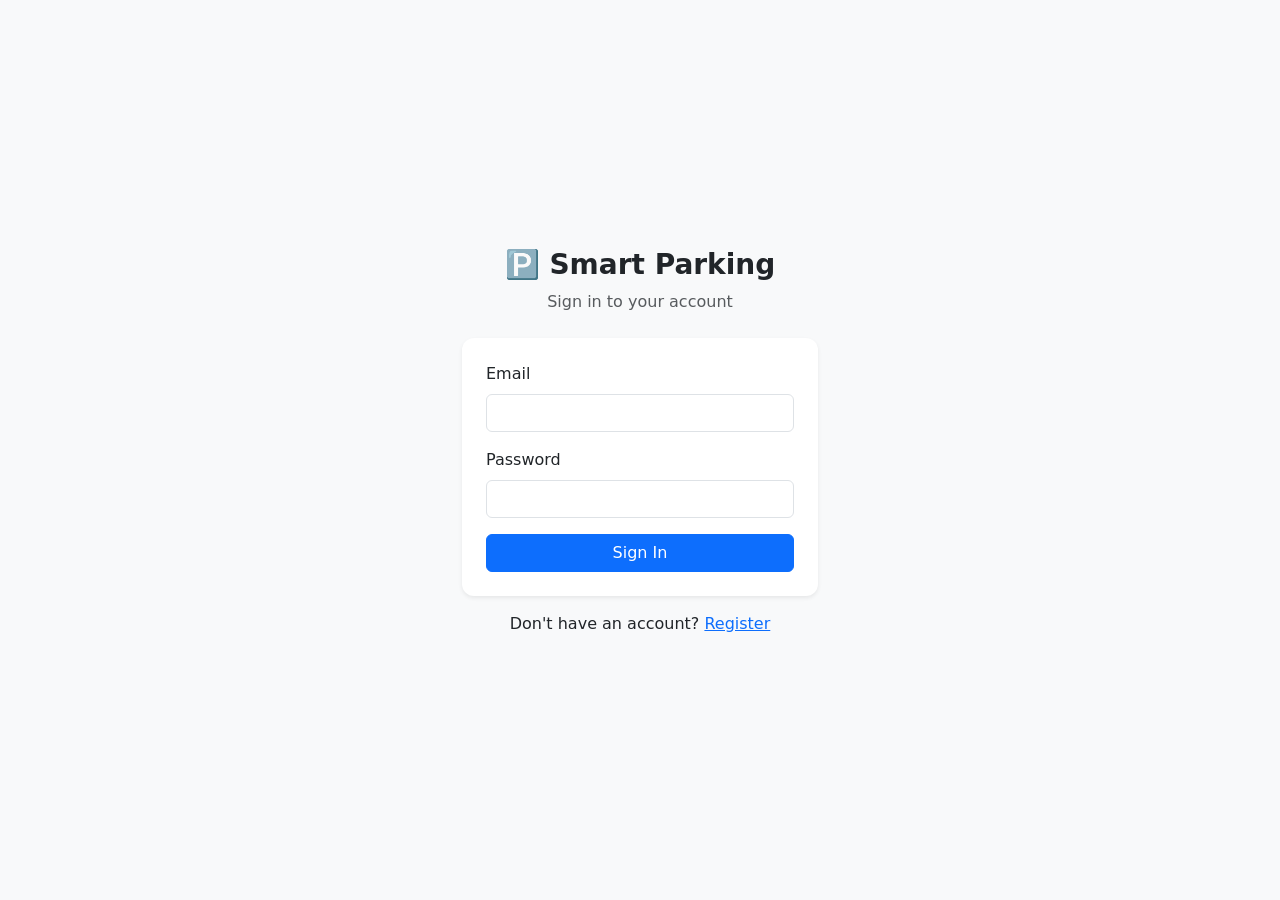
<file: index.html>
<!DOCTYPE html>
<html lang="en">
<head>
  <meta charset="UTF-8" />
  <title>Smart Parking</title>
  <!-- Entry point: send visitors to the login page -->
  <meta http-equiv="refresh" content="0; url=pages/login.html" />
</head>
<body>
  <p>Redirecting to <a href="pages/login.html">login</a>...</p>
</body>
</html>
</file>
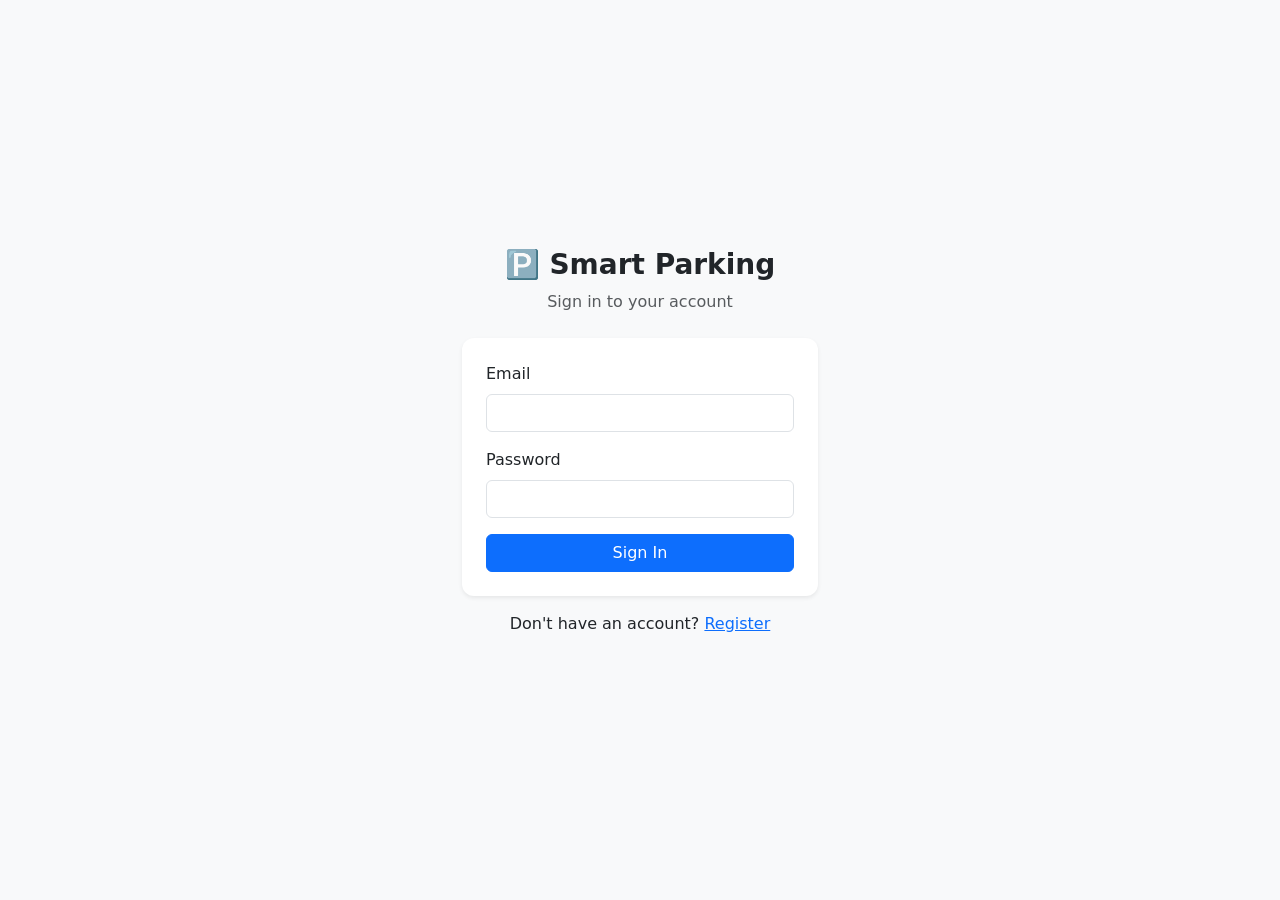
<file: pages/login.html>
<!DOCTYPE html>
<html lang="en">
<head>
  <meta charset="UTF-8" />
  <meta name="viewport" content="width=device-width, initial-scale=1" />
  <title>Login — Smart Parking</title>
  <link href="https://cdn.jsdelivr.net/npm/bootstrap@5.3.3/dist/css/bootstrap.min.css" rel="stylesheet" />
  <link href="../css/style.css" rel="stylesheet" />
</head>
<body class="bg-light">
  <div class="container">
    <div class="row justify-content-center align-items-center min-vh-100">
      <div class="col-md-5 col-lg-4">
        <div class="text-center mb-4">
          <h1 class="h3 fw-bold">🅿️ Smart Parking</h1>
          <p class="text-muted">Sign in to your account</p>
        </div>
        <div class="card shadow-sm">
          <div class="card-body p-4">
            <div id="alert"></div>
            <form id="loginForm">
              <div class="mb-3">
                <label for="emailId" class="form-label">Email</label>
                <input type="email" class="form-control" id="emailId" required />
              </div>
              <div class="mb-3">
                <label for="password" class="form-label">Password</label>
                <input type="password" class="form-control" id="password" required />
              </div>
              <button type="submit" id="loginBtn" class="btn btn-primary w-100">Sign In</button>
            </form>
          </div>
        </div>
        <p class="text-center mt-3">
          Don't have an account? <a href="register.html">Register</a>
        </p>
      </div>
    </div>
  </div>

  <script src="https://cdn.jsdelivr.net/npm/bootstrap@5.3.3/dist/js/bootstrap.bundle.min.js"></script>
  <script src="../js/config.js"></script>
  <script src="../js/api.js"></script>
  <script src="../js/auth.js"></script>
  <script src="../js/ui.js"></script>
  <script src="../js/pages/login.page.js"></script>
</body>
</html>
</file>
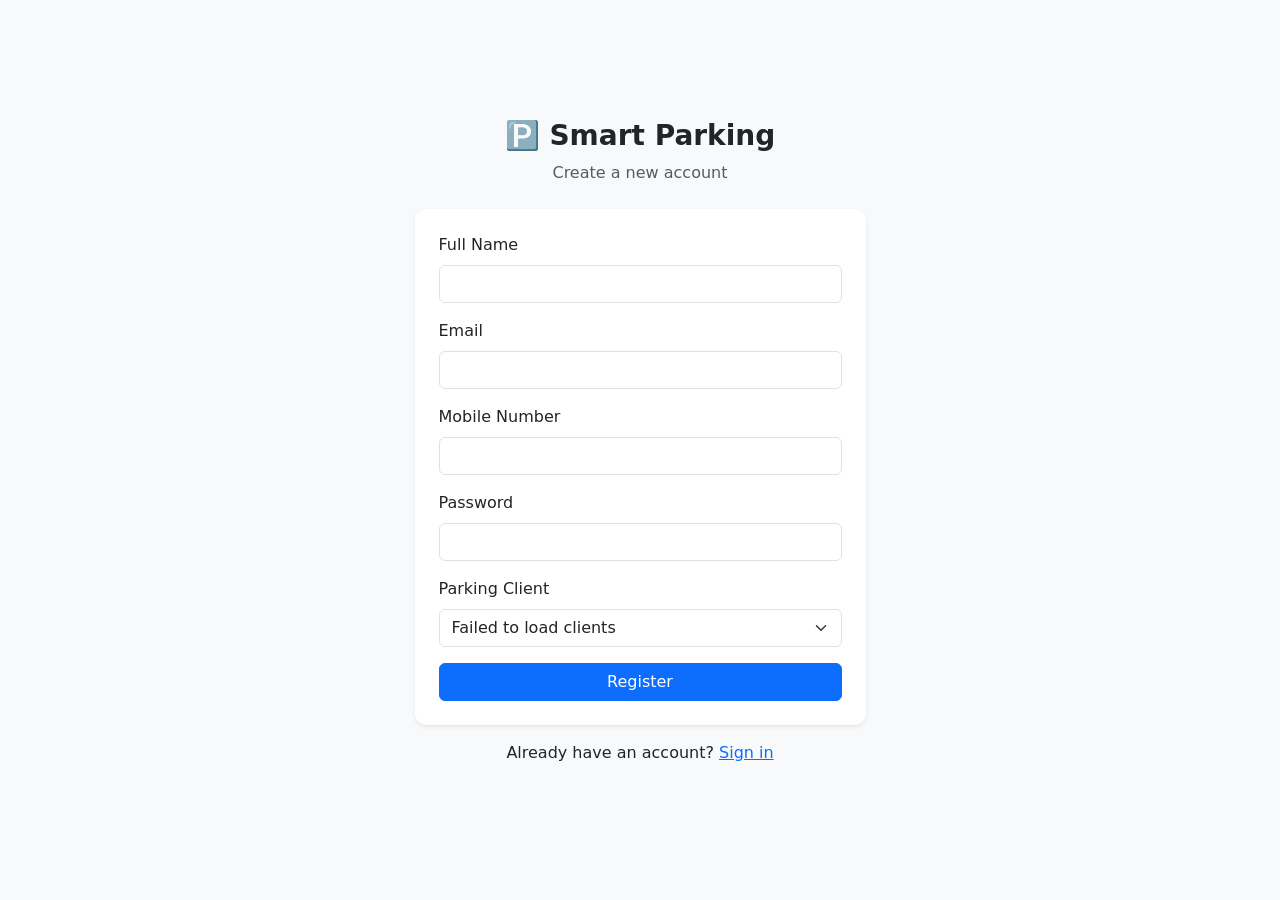
<file: pages/register.html>
<!DOCTYPE html>
<html lang="en">
<head>
  <meta charset="UTF-8" />
  <meta name="viewport" content="width=device-width, initial-scale=1" />
  <title>Register — Smart Parking</title>
  <link href="https://cdn.jsdelivr.net/npm/bootstrap@5.3.3/dist/css/bootstrap.min.css" rel="stylesheet" />
  <link href="../css/style.css" rel="stylesheet" />
</head>
<body class="bg-light">
  <div class="container">
    <div class="row justify-content-center align-items-center min-vh-100 py-4">
      <div class="col-md-6 col-lg-5">
        <div class="text-center mb-4">
          <h1 class="h3 fw-bold">🅿️ Smart Parking</h1>
          <p class="text-muted">Create a new account</p>
        </div>
        <div class="card shadow-sm">
          <div class="card-body p-4">
            <div id="alert"></div>
            <form id="registerForm">
              <div class="mb-3">
                <label for="fullName" class="form-label">Full Name</label>
                <input type="text" class="form-control" id="fullName" required />
              </div>
              <div class="mb-3">
                <label for="emailId" class="form-label">Email</label>
                <input type="email" class="form-control" id="emailId" required />
              </div>
              <div class="mb-3">
                <label for="mobileNo" class="form-label">Mobile Number</label>
                <input type="tel" class="form-control" id="mobileNo" pattern="[0-9]{10}" required />
              </div>
              <div class="mb-3">
                <label for="password" class="form-label">Password</label>
                <input type="password" class="form-control" id="password" minlength="6" required />
              </div>
              <div class="mb-3">
                <label for="clientId" class="form-label">Parking Client</label>
                <select class="form-select" id="clientId" required>
                  <option value="">Loading clients...</option>
                </select>
              </div>
              <button type="submit" id="registerBtn" class="btn btn-primary w-100">Register</button>
            </form>
          </div>
        </div>
        <p class="text-center mt-3">
          Already have an account? <a href="login.html">Sign in</a>
        </p>
      </div>
    </div>
  </div>

  <script src="https://cdn.jsdelivr.net/npm/bootstrap@5.3.3/dist/js/bootstrap.bundle.min.js"></script>
  <script src="../js/config.js"></script>
  <script src="../js/api.js"></script>
  <script src="../js/auth.js"></script>
  <script src="../js/ui.js"></script>
  <script src="../js/pages/register.page.js"></script>
</body>
</html>
</file>
<file: css/style.css>
/* Smart Parking — shared styles */

:root {
  --sp-primary: #0d6efd;
}

body {
  font-family: system-ui, -apple-system, "Segoe UI", Roboto, sans-serif;
}

.card {
  border: none;
  border-radius: 0.75rem;
}

/* Status badges for parking spots */
.badge-occupied {
  background-color: #dc3545;
}

.badge-available {
  background-color: #198754;
}
</file>
